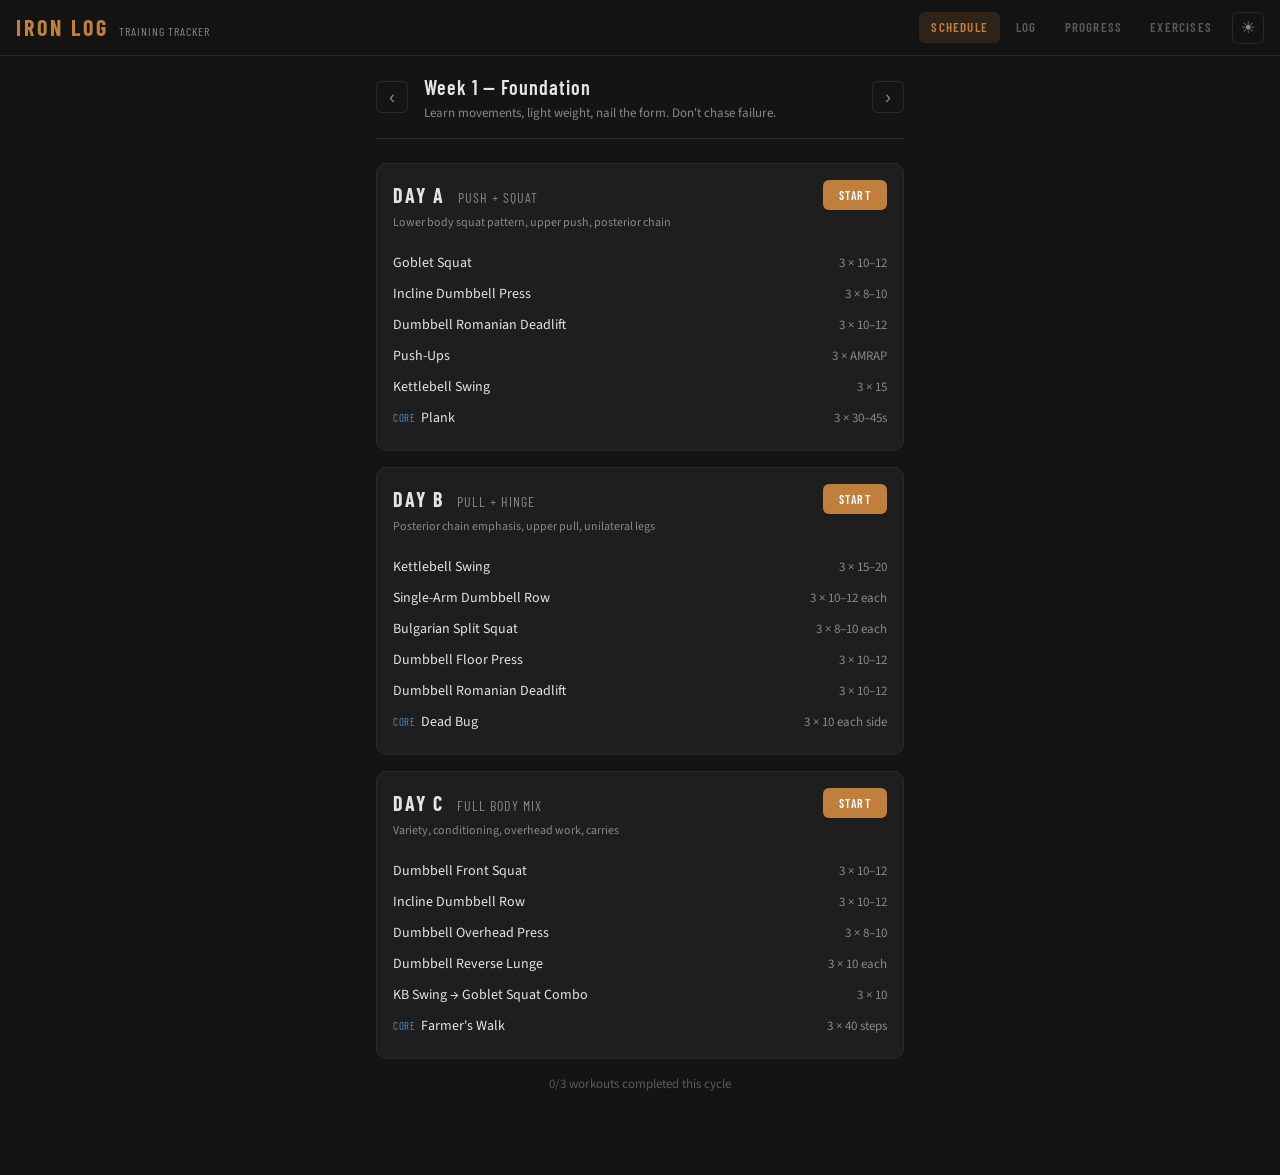
<file: index.html>
<!doctype html>
<html lang="en">
<head>
<meta charset="utf-8"/>
<meta name="viewport" content="width=device-width, initial-scale=1"/>
<title>Iron Log · Schedule</title>
<link rel="preconnect" href="https://fonts.googleapis.com"/>
<link rel="preconnect" href="https://fonts.gstatic.com" crossorigin/>
<link href="https://fonts.googleapis.com/css2?family=Barlow+Condensed:wght@400;500;600;700&family=Source+Sans+3:wght@300;400;500;600&display=swap" rel="stylesheet"/>
<link rel="stylesheet" href="./styles/theme.css"/>
</head>
<body>
  <div class="header">
    <div style="display:flex;align-items:baseline;">
      <div class="brand">Iron Log</div>
      <span class="brand-sub">TRAINING TRACKER</span>
    </div>
    <div style="display:flex;align-items:center;">
      <nav class="nav" id="nav"></nav>
      <button class="theme-toggle" id="theme-toggle" title="Toggle light/dark mode">☀</button>
    </div>
  </div>

  <div class="container">
    <div id="week-header"></div>
    <div id="schedule"></div>
    <div class="schedule-summary" id="summary"></div>
  </div>

  <div class="toast" id="toast" style="display:none;"></div>

  <script type="module">
    import { navHTML, weekHeaderHTML, dayCardHTML } from './js/components.js';
    import { PROGRAM } from './js/program.js';
    import { getCurrentWeek, advanceWeek, regressWeek, getCompletedDays } from './js/storage.js';

    // Nav
    document.getElementById('nav').innerHTML = navHTML('schedule');

    // Theme
    const toggle = document.getElementById('theme-toggle');
    const savedTheme = localStorage.getItem('ironlog-theme');
    if (savedTheme === 'light') document.body.classList.add('light-mode');
    updateToggleIcon();

    toggle.addEventListener('click', () => {
      document.body.classList.toggle('light-mode');
      const isLight = document.body.classList.contains('light-mode');
      localStorage.setItem('ironlog-theme', isLight ? 'light' : 'dark');
      updateToggleIcon();
    });

    function updateToggleIcon() {
      toggle.textContent = document.body.classList.contains('light-mode') ? '☾' : '☀';
    }

    // Toast helper
    function showToast(msg) {
      const t = document.getElementById('toast');
      t.textContent = msg;
      t.style.display = 'block';
      t.style.animation = 'none';
      t.offsetHeight; // reflow
      t.style.animation = '';
      setTimeout(() => { t.style.display = 'none'; }, 2500);
    }

    // Render
    function render() {
      const week = getCurrentWeek();
      const completed = getCompletedDays(week);

      document.getElementById('week-header').innerHTML = weekHeaderHTML(week);
      
      const cards = Object.keys(PROGRAM.days).map(key =>
        dayCardHTML(key, week, completed.has(key))
      ).join('');
      document.getElementById('schedule').innerHTML = cards;

      document.getElementById('summary').textContent =
        `${completed.size}/3 workouts completed this cycle`;

      // Wire up week arrows
      document.getElementById('week-prev').addEventListener('click', () => {
        const w = regressWeek();
        showToast(`Week ${w}: ${PROGRAM.weeks[w - 1].name}`);
        render();
      });
      document.getElementById('week-next').addEventListener('click', () => {
        const w = advanceWeek();
        showToast(`Week ${w}: ${PROGRAM.weeks[w - 1].name}`);
        render();
      });
    }

    render();
  </script>
</body>
</html>
</file>
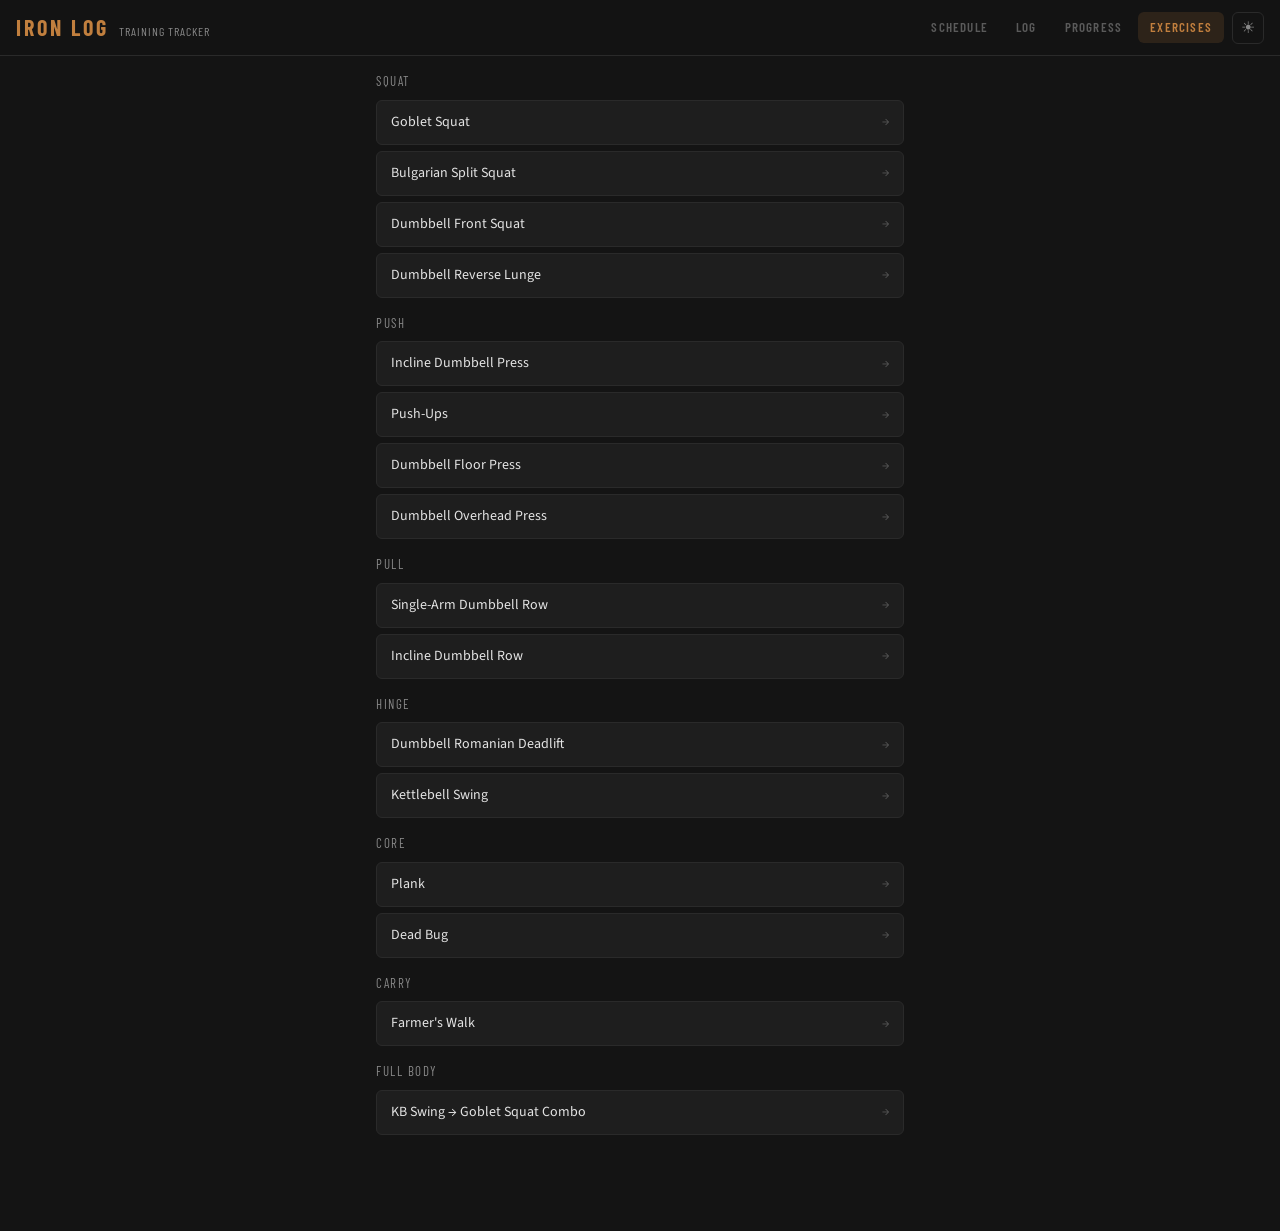
<file: exercises.html>
<!doctype html>
<html lang="en">
<head>
<meta charset="utf-8"/>
<meta name="viewport" content="width=device-width, initial-scale=1"/>
<title>Iron Log · Exercises</title>
<link rel="preconnect" href="https://fonts.googleapis.com"/>
<link rel="preconnect" href="https://fonts.gstatic.com" crossorigin/>
<link href="https://fonts.googleapis.com/css2?family=Barlow+Condensed:wght@400;500;600;700&family=Source+Sans+3:wght@300;400;500;600&display=swap" rel="stylesheet"/>
<link rel="stylesheet" href="../styles/theme.css"/>
</head>
<body>
  <div class="header">
    <div style="display:flex;align-items:baseline;">
      <div class="brand">Iron Log</div>
      <span class="brand-sub">TRAINING TRACKER</span>
    </div>
    <div style="display:flex;align-items:center;">
      <nav class="nav" id="nav"></nav>
      <button class="theme-toggle" id="theme-toggle" title="Toggle light/dark mode">☀</button>
    </div>
  </div>

  <div class="container" id="content"></div>

  <script type="module">
    import { navHTML, exerciseListHTML, exerciseCardHTML } from '../js/components.js';
    import { EXERCISES } from '../js/program.js';

    // Nav
    document.getElementById('nav').innerHTML = navHTML('exercises');

    // Theme
    const toggle = document.getElementById('theme-toggle');
    if (localStorage.getItem('ironlog-theme') === 'light') document.body.classList.add('light-mode');
    updateToggleIcon();
    toggle.addEventListener('click', () => {
      document.body.classList.toggle('light-mode');
      localStorage.setItem('ironlog-theme', document.body.classList.contains('light-mode') ? 'light' : 'dark');
      updateToggleIcon();
    });
    function updateToggleIcon() {
      toggle.textContent = document.body.classList.contains('light-mode') ? '☾' : '☀';
    }

    const content = document.getElementById('content');

    function render() {
      const params = new URLSearchParams(window.location.search);
      const exerciseId = params.get('exercise');

      if (exerciseId && EXERCISES[exerciseId]) {
        content.innerHTML = `
          <a href="./exercises.html" class="back-btn">← BACK</a>
          ${exerciseCardHTML(exerciseId)}
        `;
      } else {
        content.innerHTML = exerciseListHTML();
      }
    }

    // Handle browser back/forward
    window.addEventListener('popstate', render);
    render();
  </script>
</body>
</html>
</file>
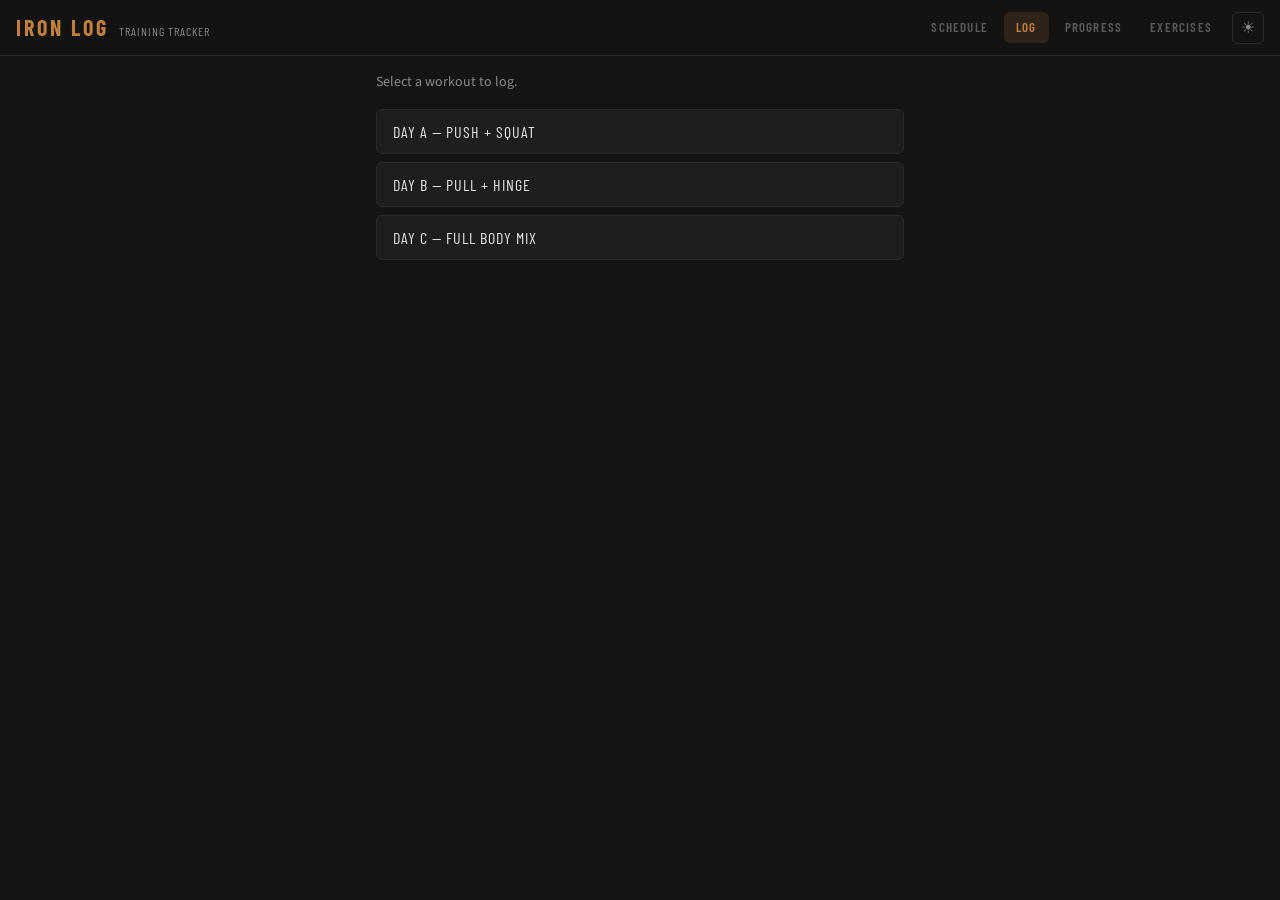
<file: log.html>
<!doctype html>
<html lang="en">
<head>
<meta charset="utf-8"/>
<meta name="viewport" content="width=device-width, initial-scale=1"/>
<title>Iron Log · Log Workout</title>
<link rel="preconnect" href="https://fonts.googleapis.com"/>
<link rel="preconnect" href="https://fonts.gstatic.com" crossorigin/>
<link href="https://fonts.googleapis.com/css2?family=Barlow+Condensed:wght@400;500;600;700&family=Source+Sans+3:wght@300;400;500;600&display=swap" rel="stylesheet"/>
<link rel="stylesheet" href="../styles/theme.css"/>
</head>
<body>
  <div class="header">
    <div style="display:flex;align-items:baseline;">
      <div class="brand">Iron Log</div>
      <span class="brand-sub">TRAINING TRACKER</span>
    </div>
    <div style="display:flex;align-items:center;">
      <nav class="nav" id="nav"></nav>
      <button class="theme-toggle" id="theme-toggle" title="Toggle light/dark mode">☀</button>
    </div>
  </div>

  <div class="container">
    <div id="content"></div>
  </div>

  <div class="toast" id="toast" style="display:none;"></div>

  <script type="module">
    import { navHTML, logExerciseHTML, todayFormatted } from '../js/components.js';
    import { PROGRAM, EXERCISES, effectiveSets } from '../js/program.js';
    import { getCurrentWeek, addLog, getLogs } from '../js/storage.js';

    // Nav
    document.getElementById('nav').innerHTML = navHTML('log');

    // Theme
    const toggle = document.getElementById('theme-toggle');
    if (localStorage.getItem('ironlog-theme') === 'light') document.body.classList.add('light-mode');
    updateToggleIcon();
    toggle.addEventListener('click', () => {
      document.body.classList.toggle('light-mode');
      localStorage.setItem('ironlog-theme', document.body.classList.contains('light-mode') ? 'light' : 'dark');
      updateToggleIcon();
    });
    function updateToggleIcon() {
      toggle.textContent = document.body.classList.contains('light-mode') ? '☾' : '☀';
    }

    // Toast
    function showToast(msg) {
      const t = document.getElementById('toast');
      t.textContent = msg;
      t.style.display = 'block';
      t.style.animation = 'none';
      t.offsetHeight;
      t.style.animation = '';
      setTimeout(() => { t.style.display = 'none'; }, 2500);
    }

    const content = document.getElementById('content');
    const params = new URLSearchParams(window.location.search);
    const preselected = params.get('day');

    if (preselected && PROGRAM.days[preselected]) {
      renderLogForm(preselected);
    } else {
      renderDaySelect();
    }

    // ── Day selection screen ──

    function renderDaySelect() {
      const buttons = Object.entries(PROGRAM.days).map(([key, day]) => `
        <button class="log-day-btn" data-day="${key}">
          DAY ${key} — ${day.name.toUpperCase()}
        </button>
      `).join('');

      const logs = getLogs();
      let recentHTML = '';
      if (logs.length > 0) {
        const rows = logs.slice(-5).reverse().map(l => `
          <div class="recent-row">
            <span>Day ${l.day} — ${PROGRAM.days[l.day]?.name || l.day}</span>
            <span>${l.date} · Wk ${l.week}</span>
          </div>
        `).join('');
        recentHTML = `
          <div style="margin-top:24px;">
            <div class="recent-header">RECENT LOGS</div>
            ${rows}
          </div>
        `;
      }

      content.innerHTML = `
        <p style="color:var(--text-muted);font-size:14px;margin-bottom:16px;">
          Select a workout to log.
        </p>
        <div class="log-day-select">${buttons}</div>
        ${recentHTML}
      `;

      content.querySelectorAll('.log-day-btn').forEach(btn => {
        btn.addEventListener('click', () => {
          const day = btn.dataset.day;
          history.replaceState(null, '', `?day=${day}`);
          renderLogForm(day);
        });
      });
    }

    // ── Active log form ──

    function renderLogForm(dayKey) {
      const day = PROGRAM.days[dayKey];
      const week = getCurrentWeek();

      const exerciseForms = day.exercises.map(ex => {
        const sets = effectiveSets(ex, week);
        let weightLabel = 'WEIGHT (lb)';
        if (ex.id === 'plank') weightLabel = 'SECONDS';
        else if (ex.id === 'farmers-walk') weightLabel = 'STEPS';
        return logExerciseHTML(ex, sets, weightLabel);
      }).join('');

      content.innerHTML = `
        <div class="log-header">
          <div class="log-title">DAY ${dayKey} — ${day.name.toUpperCase()}</div>
          <button class="cancel-btn" id="cancel-btn">CANCEL</button>
        </div>
        ${exerciseForms}
        <textarea class="log-notes" id="log-notes" placeholder="Notes (optional) — how did it feel?"></textarea>
        <button class="save-btn" id="save-btn">SAVE WORKOUT</button>
      `;

      // Cancel
      document.getElementById('cancel-btn').addEventListener('click', () => {
        history.replaceState(null, '', window.location.pathname);
        renderDaySelect();
      });

      // Save
      document.getElementById('save-btn').addEventListener('click', () => {
        const btn = document.getElementById('save-btn');
        btn.disabled = true;
        btn.textContent = 'SAVING...';

        // Gather data from inputs
        const exercises = {};
        day.exercises.forEach(ex => {
          const sets = effectiveSets(ex, week);
          exercises[ex.id] = [];
          for (let i = 0; i < sets; i++) {
            const repsInput = content.querySelector(
              `input[data-exercise="${ex.id}"][data-set="${i}"][data-field="reps"]`
            );
            const weightInput = content.querySelector(
              `input[data-exercise="${ex.id}"][data-set="${i}"][data-field="weight"]`
            );
            exercises[ex.id].push({
              reps: repsInput ? repsInput.value : '',
              weight: weightInput ? weightInput.value : ''
            });
          }
        });

        const entry = {
          date: todayFormatted(),
          timestamp: Date.now(),
          day: dayKey,
          week: week,
          exercises: exercises,
          notes: document.getElementById('log-notes').value
        };

        const ok = addLog(entry);
        if (ok) {
          showToast('Workout saved!');
          setTimeout(() => {
            window.location.href = '../index.html';
          }, 800);
        } else {
          btn.disabled = false;
          btn.textContent = 'SAVE WORKOUT';
          showToast('Save failed — try again');
        }
      });
    }
  </script>
</body>
</html>
</file>
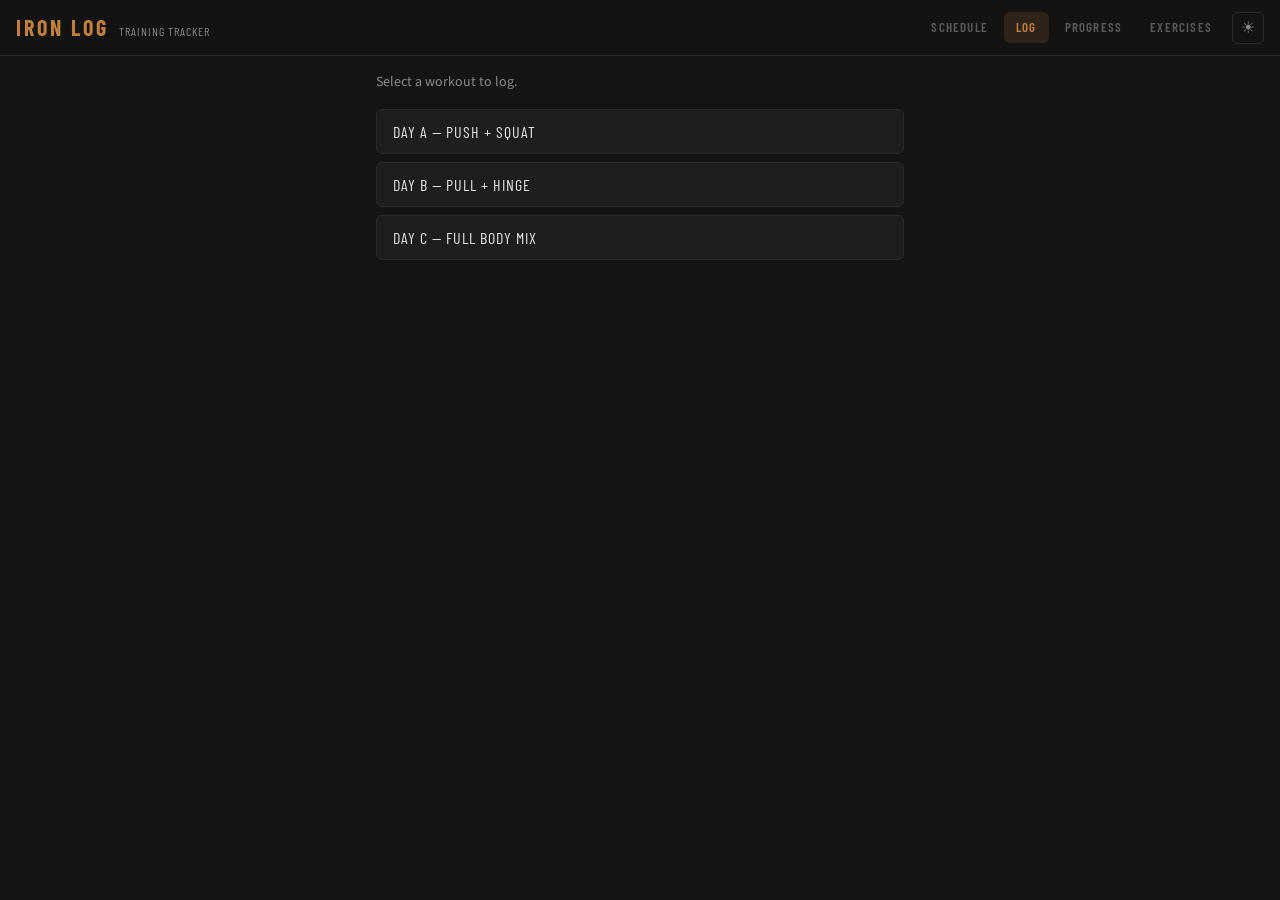
<file: pages/log.html>
<!doctype html>
<html lang="en">
<head>
<meta charset="utf-8"/>
<meta name="viewport" content="width=device-width, initial-scale=1"/>
<title>Iron Log · Log Workout</title>
<link rel="preconnect" href="https://fonts.googleapis.com"/>
<link rel="preconnect" href="https://fonts.gstatic.com" crossorigin/>
<link href="https://fonts.googleapis.com/css2?family=Barlow+Condensed:wght@400;500;600;700&family=Source+Sans+3:wght@300;400;500;600&display=swap" rel="stylesheet"/>
<link rel="stylesheet" href="../styles/theme.css"/>
</head>
<body>
  <div class="header">
    <div style="display:flex;align-items:baseline;">
      <div class="brand">Iron Log</div>
      <span class="brand-sub">TRAINING TRACKER</span>
    </div>
    <div style="display:flex;align-items:center;">
      <nav class="nav" id="nav"></nav>
      <button class="theme-toggle" id="theme-toggle" title="Toggle light/dark mode">☀</button>
    </div>
  </div>

  <div class="container">
    <div id="content"></div>
  </div>

  <div class="toast" id="toast" style="display:none;"></div>

  <script type="module">
    import { navHTML, logExerciseHTML, todayFormatted } from '../js/components.js';
    import { PROGRAM, EXERCISES, effectiveSets } from '../js/program.js';
    import { getCurrentWeek, addLog, getLogs } from '../js/storage.js';

    // Nav
    document.getElementById('nav').innerHTML = navHTML('log');

    // Theme
    const toggle = document.getElementById('theme-toggle');
    if (localStorage.getItem('ironlog-theme') === 'light') document.body.classList.add('light-mode');
    updateToggleIcon();
    toggle.addEventListener('click', () => {
      document.body.classList.toggle('light-mode');
      localStorage.setItem('ironlog-theme', document.body.classList.contains('light-mode') ? 'light' : 'dark');
      updateToggleIcon();
    });
    function updateToggleIcon() {
      toggle.textContent = document.body.classList.contains('light-mode') ? '☾' : '☀';
    }

    // Toast
    function showToast(msg) {
      const t = document.getElementById('toast');
      t.textContent = msg;
      t.style.display = 'block';
      t.style.animation = 'none';
      t.offsetHeight;
      t.style.animation = '';
      setTimeout(() => { t.style.display = 'none'; }, 2500);
    }

    const content = document.getElementById('content');
    const params = new URLSearchParams(window.location.search);
    const preselected = params.get('day');

    if (preselected && PROGRAM.days[preselected]) {
      renderLogForm(preselected);
    } else {
      renderDaySelect();
    }

    // ── Day selection screen ──

    function renderDaySelect() {
      const buttons = Object.entries(PROGRAM.days).map(([key, day]) => `
        <button class="log-day-btn" data-day="${key}">
          DAY ${key} — ${day.name.toUpperCase()}
        </button>
      `).join('');

      const logs = getLogs();
      let recentHTML = '';
      if (logs.length > 0) {
        const rows = logs.slice(-5).reverse().map(l => `
          <div class="recent-row">
            <span>Day ${l.day} — ${PROGRAM.days[l.day]?.name || l.day}</span>
            <span>${l.date} · Wk ${l.week}</span>
          </div>
        `).join('');
        recentHTML = `
          <div style="margin-top:24px;">
            <div class="recent-header">RECENT LOGS</div>
            ${rows}
          </div>
        `;
      }

      content.innerHTML = `
        <p style="color:var(--text-muted);font-size:14px;margin-bottom:16px;">
          Select a workout to log.
        </p>
        <div class="log-day-select">${buttons}</div>
        ${recentHTML}
      `;

      content.querySelectorAll('.log-day-btn').forEach(btn => {
        btn.addEventListener('click', () => {
          const day = btn.dataset.day;
          history.replaceState(null, '', `?day=${day}`);
          renderLogForm(day);
        });
      });
    }

    // ── Active log form ──

    function renderLogForm(dayKey) {
      const day = PROGRAM.days[dayKey];
      const week = getCurrentWeek();

      const exerciseForms = day.exercises.map(ex => {
        const sets = effectiveSets(ex, week);
        let weightLabel = 'WEIGHT (lb)';
        if (ex.id === 'plank') weightLabel = 'SECONDS';
        else if (ex.id === 'farmers-walk') weightLabel = 'STEPS';
        return logExerciseHTML(ex, sets, weightLabel);
      }).join('');

      content.innerHTML = `
        <div class="log-header">
          <div class="log-title">DAY ${dayKey} — ${day.name.toUpperCase()}</div>
          <button class="cancel-btn" id="cancel-btn">CANCEL</button>
        </div>
        ${exerciseForms}
        <textarea class="log-notes" id="log-notes" placeholder="Notes (optional) — how did it feel?"></textarea>
        <button class="save-btn" id="save-btn">SAVE WORKOUT</button>
      `;

      // Cancel
      document.getElementById('cancel-btn').addEventListener('click', () => {
        history.replaceState(null, '', window.location.pathname);
        renderDaySelect();
      });

      // Cue toggles
      content.querySelectorAll('.log-cue-toggle').forEach(btn => {
        btn.addEventListener('click', () => {
          const exId = btn.dataset.toggle;
          const panel = document.getElementById(`cues-${exId}`);
          const icon = btn.querySelector('.log-cue-toggle-icon');
          const expanded = panel.dataset.expanded === 'true';
          panel.dataset.expanded = expanded ? 'false' : 'true';
          icon.classList.toggle('expanded', !expanded);
        });
      });

      // Save
      document.getElementById('save-btn').addEventListener('click', () => {
        const btn = document.getElementById('save-btn');
        btn.disabled = true;
        btn.textContent = 'SAVING...';

        // Gather data from inputs
        const exercises = {};
        day.exercises.forEach(ex => {
          const sets = effectiveSets(ex, week);
          exercises[ex.id] = [];
          for (let i = 0; i < sets; i++) {
            const repsInput = content.querySelector(
              `input[data-exercise="${ex.id}"][data-set="${i}"][data-field="reps"]`
            );
            const weightInput = content.querySelector(
              `input[data-exercise="${ex.id}"][data-set="${i}"][data-field="weight"]`
            );
            exercises[ex.id].push({
              reps: repsInput ? repsInput.value : '',
              weight: weightInput ? weightInput.value : ''
            });
          }
        });

        const entry = {
          date: todayFormatted(),
          timestamp: Date.now(),
          day: dayKey,
          week: week,
          exercises: exercises,
          notes: document.getElementById('log-notes').value
        };

        const ok = addLog(entry);
        if (ok) {
          showToast('Workout saved!');
          setTimeout(() => {
            window.location.href = '../index.html';
          }, 800);
        } else {
          btn.disabled = false;
          btn.textContent = 'SAVE WORKOUT';
          showToast('Save failed — try again');
        }
      });
    }
  </script>
</body>
</html>
</file>
<file: styles/theme.css>
/* ─────────────── IRON LOG — THEME ─────────────── */

/* Google Fonts loaded in HTML <head> */

:root {
  /* Color palette — dark default */
  --bg: #141414;
  --surface: #1e1e1e;
  --surface-hover: #272727;
  --border: #2a2a2a;
  --border-light: #333;
  --text: #e4e4e4;
  --text-muted: #888;
  --text-dim: #5a5a5a;
  --accent: #c17f3e;
  --accent-dim: rgba(193, 127, 62, 0.15);
  --accent-dark: #8a5a2b;
  --green: #5a9a5a;
  --green-dim: rgba(90, 154, 90, 0.12);
  --blue: #4a90c2;
  --red: #c0392b;

  /* Spacing */
  --space-xs: 4px;
  --space-sm: 8px;
  --space-md: 16px;
  --space-lg: 24px;
  --space-xl: 32px;

  /* Radius */
  --radius: 10px;
  --radius-sm: 6px;

  /* Fonts */
  --font-body: 'Source Sans 3', 'Source Sans Pro', -apple-system, sans-serif;
  --font-heading: 'Barlow Condensed', 'Arial Narrow', sans-serif;
}

/* ── Light mode overrides ── */

body.light-mode {
  --bg: #f4f1ec;
  --surface: #ffffff;
  --surface-hover: #f8f6f2;
  --border: #ddd5c8;
  --border-light: #e8e2d8;
  --text: #2a2a2a;
  --text-muted: #6b6b6b;
  --text-dim: #aaa;
  --accent: #a86a2e;
  --accent-dim: rgba(168, 106, 46, 0.1);
  --green: #3d7a3d;
  --green-dim: rgba(61, 122, 61, 0.08);
}

/* ── Reset & Base ── */

*, *::before, *::after {
  box-sizing: border-box;
  margin: 0;
  padding: 0;
}

html {
  font-size: 16px;
  -webkit-text-size-adjust: 100%;
}

body {
  font-family: var(--font-body);
  background: var(--bg);
  color: var(--text);
  line-height: 1.5;
  min-height: 100vh;
  -webkit-font-smoothing: antialiased;
}

a {
  color: var(--accent);
  text-decoration: none;
}

a:hover {
  text-decoration: underline;
}

/* ── Header / Nav ── */

.header {
  position: sticky;
  top: 0;
  z-index: 100;
  background: rgba(20, 20, 20, 0.92);
  backdrop-filter: blur(12px);
  -webkit-backdrop-filter: blur(12px);
  border-bottom: 1px solid var(--border);
  padding: 0 var(--space-md);
  display: flex;
  align-items: center;
  justify-content: space-between;
  height: 56px;
}

body.light-mode .header {
  background: rgba(244, 241, 236, 0.92);
}

.brand {
  font-family: var(--font-heading);
  font-size: 22px;
  font-weight: 700;
  letter-spacing: 3px;
  text-transform: uppercase;
  color: var(--accent);
  white-space: nowrap;
}

.brand-sub {
  font-family: var(--font-heading);
  font-size: 12px;
  color: var(--text-muted);
  letter-spacing: 1px;
  margin-left: 10px;
}

.nav {
  display: flex;
  gap: var(--space-xs);
}

.nav a {
  font-family: var(--font-heading);
  font-size: 13px;
  font-weight: 600;
  letter-spacing: 1.2px;
  text-transform: uppercase;
  color: var(--text-dim);
  padding: 6px 12px;
  border-radius: var(--radius-sm);
  text-decoration: none;
  transition: color 0.15s, background 0.15s;
}

.nav a:hover {
  color: var(--text);
  background: var(--surface);
  text-decoration: none;
}

.nav a.active {
  color: var(--accent);
  background: var(--accent-dim);
}

/* ── Container ── */

.container {
  max-width: 560px;
  margin: 0 auto;
  padding: var(--space-md);
  padding-bottom: 80px;
}

/* ── Week Header ── */

.week-header {
  display: flex;
  align-items: center;
  gap: var(--space-md);
  margin-bottom: var(--space-lg);
  padding-bottom: var(--space-md);
  border-bottom: 1px solid var(--border);
}

.week-info {
  flex: 1;
}

.week-title {
  font-family: var(--font-heading);
  font-size: 20px;
  font-weight: 600;
  letter-spacing: 1px;
}

.week-note {
  font-size: 13px;
  color: var(--text-muted);
  margin-top: 2px;
  line-height: 1.4;
}

.tempo-tag {
  color: var(--accent);
  margin-left: 4px;
}

.week-arrow {
  width: 32px;
  height: 32px;
  display: flex;
  align-items: center;
  justify-content: center;
  background: transparent;
  border: 1px solid var(--border);
  border-radius: var(--radius-sm);
  color: var(--text-muted);
  font-size: 18px;
  cursor: pointer;
  transition: border-color 0.15s, color 0.15s;
  flex-shrink: 0;
}

.week-arrow:hover {
  border-color: var(--accent);
  color: var(--accent);
}

/* ── Day Cards (Schedule) ── */

.day-card {
  background: var(--surface);
  border: 1px solid var(--border);
  border-radius: var(--radius);
  padding: var(--space-md);
  margin-bottom: var(--space-md);
  transition: border-color 0.15s;
}

.day-card.day-done {
  background: var(--green-dim);
  border-color: var(--green);
  opacity: 0.75;
}

.day-card-header {
  display: flex;
  justify-content: space-between;
  align-items: center;
  margin-bottom: var(--space-xs);
}

.day-key {
  font-family: var(--font-heading);
  font-size: 20px;
  font-weight: 700;
  letter-spacing: 2px;
}

.day-name {
  font-family: var(--font-heading);
  font-size: 14px;
  color: var(--text-muted);
  margin-left: 10px;
  letter-spacing: 1px;
}

.day-focus {
  font-size: 12px;
  color: var(--text-muted);
  margin-bottom: var(--space-md);
}

.start-btn {
  font-family: var(--font-heading);
  font-size: 12px;
  font-weight: 600;
  letter-spacing: 1.5px;
  background: var(--accent);
  color: #fff;
  padding: 6px 16px;
  border-radius: var(--radius-sm);
  text-decoration: none;
  transition: opacity 0.15s;
}

.start-btn:hover {
  opacity: 0.85;
  text-decoration: none;
}

.done-tag {
  font-family: var(--font-heading);
  font-size: 12px;
  color: var(--green);
  letter-spacing: 1px;
}

.ex-row {
  display: flex;
  justify-content: space-between;
  align-items: center;
  padding: 5px 0;
}

.ex-name {
  font-size: 14px;
}

.core-tag {
  font-family: var(--font-heading);
  font-size: 11px;
  color: var(--blue);
  margin-right: 6px;
  letter-spacing: 0.5px;
}

.ex-prescription {
  font-size: 13px;
  color: var(--text-muted);
  font-variant-numeric: tabular-nums;
}

.schedule-summary {
  text-align: center;
  font-size: 13px;
  color: var(--text-dim);
  margin-top: var(--space-sm);
}

/* ── Log Page ── */

.log-day-select {
  display: flex;
  flex-direction: column;
  gap: var(--space-sm);
  margin-bottom: var(--space-lg);
}

.log-day-btn {
  display: block;
  width: 100%;
  text-align: left;
  background: var(--surface);
  border: 1px solid var(--border);
  border-radius: var(--radius-sm);
  padding: 12px 16px;
  color: var(--text);
  font-family: var(--font-heading);
  font-size: 16px;
  letter-spacing: 1px;
  cursor: pointer;
  transition: border-color 0.15s;
}

.log-day-btn:hover {
  border-color: var(--accent);
}

.log-header {
  display: flex;
  justify-content: space-between;
  align-items: center;
  margin-bottom: var(--space-md);
}

.log-title {
  font-family: var(--font-heading);
  font-size: 22px;
  font-weight: 700;
  letter-spacing: 2px;
}

.cancel-btn {
  font-family: var(--font-heading);
  font-size: 12px;
  font-weight: 600;
  letter-spacing: 1px;
  background: transparent;
  border: 1px solid var(--border);
  color: var(--text-muted);
  padding: 6px 14px;
  border-radius: var(--radius-sm);
  cursor: pointer;
  transition: border-color 0.15s;
}

.cancel-btn:hover {
  border-color: var(--text-muted);
}

.log-exercise {
  background: var(--surface);
  border: 1px solid var(--border);
  border-radius: var(--radius-sm);
  padding: 14px;
  margin-bottom: 10px;
}

.log-ex-header {
  display: flex;
  justify-content: space-between;
  align-items: center;
  margin-bottom: var(--space-sm);
}

.log-ex-name {
  font-family: var(--font-heading);
  font-size: 15px;
  font-weight: 600;
  letter-spacing: 0.5px;
}

.log-ex-target {
  font-size: 12px;
  color: var(--text-muted);
}

.log-ex-note {
  font-size: 12px;
  color: var(--accent);
  margin-bottom: var(--space-sm);
  font-style: italic;
}

.log-cue-toggle {
  display: flex;
  align-items: center;
  gap: 6px;
  width: 100%;
  background: transparent;
  border: 1px solid var(--border);
  border-radius: var(--radius-sm);
  padding: 7px 10px;
  margin-bottom: var(--space-sm);
  cursor: pointer;
  font-family: var(--font-heading);
  font-size: 12px;
  font-weight: 600;
  letter-spacing: 0.8px;
  color: var(--text-muted);
  transition: border-color 0.15s, color 0.15s;
}

.log-cue-toggle:hover {
  border-color: var(--accent);
  color: var(--accent);
}

.log-cue-toggle-icon {
  font-size: 10px;
  transition: transform 0.2s;
  display: inline-block;
}

.log-cue-toggle-icon.expanded {
  transform: rotate(90deg);
}

.log-cue-toggle-meta {
  margin-left: auto;
  font-weight: 400;
  font-size: 11px;
  color: var(--text-dim);
  letter-spacing: 0;
  font-family: var(--font-body);
}

.log-cue-panel {
  max-height: 0;
  overflow: hidden;
  transition: max-height 0.3s ease, padding 0.3s ease, margin 0.3s ease;
  background: var(--bg);
  border-radius: var(--radius-sm);
  padding: 0 12px;
  margin-bottom: 0;
}

.log-cue-panel[data-expanded="true"] {
  max-height: 500px;
  padding: 12px;
  margin-bottom: var(--space-sm);
  border: 1px solid var(--border);
}

.log-cue-tags {
  display: flex;
  gap: 6px;
  margin-bottom: 10px;
  flex-wrap: wrap;
}

.log-cue-item {
  display: flex;
  gap: 8px;
  margin-bottom: 8px;
  font-size: 13px;
  line-height: 1.4;
  color: var(--text);
}

.log-cue-item:last-child {
  margin-bottom: 0;
}

.log-cue-num {
  font-family: var(--font-heading);
  font-size: 15px;
  font-weight: 700;
  color: var(--accent);
  min-width: 18px;
  text-align: center;
  flex-shrink: 0;
}

.log-set-labels {
  display: flex;
  gap: var(--space-sm);
  margin-bottom: 4px;
}

.log-label-set {
  width: 36px;
  font-size: 11px;
  color: var(--text-dim);
}

.log-label-field {
  flex: 1;
  font-size: 11px;
  color: var(--text-dim);
}

.log-set-row {
  display: flex;
  gap: var(--space-sm);
  margin-bottom: 4px;
}

.log-set-num {
  width: 36px;
  font-size: 14px;
  color: var(--text-muted);
  display: flex;
  align-items: center;
}

.log-input {
  flex: 1;
  padding: 8px 10px;
  background: var(--bg);
  border: 1px solid var(--border-light);
  border-radius: var(--radius-sm);
  color: var(--text);
  font-size: 15px;
  font-family: var(--font-body);
  font-variant-numeric: tabular-nums;
  text-align: center;
  transition: border-color 0.15s;
  -moz-appearance: textfield;
}

.log-input::-webkit-inner-spin-button,
.log-input::-webkit-outer-spin-button {
  -webkit-appearance: none;
  margin: 0;
}

.log-input:focus {
  outline: none;
  border-color: var(--accent);
}

.log-notes {
  width: 100%;
  min-height: 60px;
  background: var(--surface);
  border: 1px solid var(--border);
  border-radius: var(--radius-sm);
  color: var(--text);
  padding: 12px;
  font-size: 14px;
  font-family: var(--font-body);
  resize: vertical;
  margin-top: var(--space-xs);
}

.log-notes:focus {
  outline: none;
  border-color: var(--accent);
}

.save-btn {
  width: 100%;
  padding: 14px 0;
  margin-top: var(--space-md);
  background: var(--accent);
  color: #fff;
  border: none;
  border-radius: var(--radius-sm);
  font-family: var(--font-heading);
  font-size: 16px;
  font-weight: 700;
  letter-spacing: 2px;
  cursor: pointer;
  transition: opacity 0.15s;
}

.save-btn:hover {
  opacity: 0.85;
}

.save-btn:disabled {
  opacity: 0.5;
  cursor: not-allowed;
}

/* ── Recent Logs ── */

.recent-header {
  font-family: var(--font-heading);
  font-size: 14px;
  color: var(--text-muted);
  letter-spacing: 1px;
  margin-bottom: 10px;
}

.recent-row {
  display: flex;
  justify-content: space-between;
  padding: 8px 0;
  border-bottom: 1px solid var(--border);
  font-size: 13px;
  color: var(--text-muted);
}

/* ── Progress Page ── */

.progress-select {
  width: 100%;
  padding: 10px 12px;
  background: var(--surface);
  border: 1px solid var(--border);
  border-radius: var(--radius-sm);
  color: var(--text);
  font-size: 14px;
  font-family: var(--font-body);
  margin-bottom: var(--space-md);
  appearance: auto;
}

.chart-label {
  font-family: var(--font-heading);
  font-size: 13px;
  color: var(--text-muted);
  letter-spacing: 1px;
  margin-bottom: var(--space-sm);
}

.chart-container {
  background: var(--surface);
  border: 1px solid var(--border);
  border-radius: var(--radius-sm);
  padding: var(--space-md);
  margin-bottom: var(--space-lg);
}

.chart-canvas {
  width: 100% !important;
  height: 200px !important;
}

.stats-grid {
  display: grid;
  grid-template-columns: repeat(3, 1fr);
  gap: 10px;
}

.stat-card {
  background: var(--surface);
  border: 1px solid var(--border);
  border-radius: var(--radius-sm);
  padding: 12px;
  text-align: center;
}

.stat-value {
  font-family: var(--font-heading);
  font-size: 22px;
  font-weight: 700;
  color: var(--accent);
}

.stat-label {
  font-size: 11px;
  color: var(--text-dim);
  letter-spacing: 0.5px;
  margin-top: 2px;
}

.empty-state {
  text-align: center;
  padding: 40px 20px;
  color: var(--text-dim);
}

.empty-state-icon {
  font-family: var(--font-heading);
  font-size: 48px;
  margin-bottom: 8px;
}

/* ── Exercise Reference ── */

.pattern-group {
  margin-bottom: var(--space-md);
}

.pattern-label {
  font-family: var(--font-heading);
  font-size: 13px;
  color: var(--text-muted);
  letter-spacing: 1.5px;
  margin-bottom: var(--space-sm);
}

.ex-link {
  display: flex;
  justify-content: space-between;
  align-items: center;
  width: 100%;
  background: var(--surface);
  border: 1px solid var(--border);
  border-radius: var(--radius-sm);
  padding: 11px 14px;
  margin-bottom: 6px;
  color: var(--text);
  font-size: 14px;
  text-decoration: none;
  transition: border-color 0.15s;
}

.ex-link:hover {
  border-color: var(--accent);
  text-decoration: none;
}

.ex-link-arrow {
  color: var(--text-dim);
  font-size: 12px;
}

.back-btn {
  font-family: var(--font-heading);
  font-size: 12px;
  font-weight: 600;
  letter-spacing: 1px;
  background: transparent;
  border: 1px solid var(--border);
  color: var(--text-muted);
  padding: 6px 14px;
  border-radius: var(--radius-sm);
  cursor: pointer;
  margin-bottom: var(--space-md);
  transition: border-color 0.15s;
  text-decoration: none;
  display: inline-block;
}

.back-btn:hover {
  border-color: var(--accent);
  color: var(--accent);
  text-decoration: none;
}

.exercise-detail {
  background: var(--surface);
  border: 1px solid var(--border);
  border-radius: var(--radius);
  padding: 20px;
}

.exercise-title {
  font-family: var(--font-heading);
  font-size: 24px;
  font-weight: 700;
  letter-spacing: 1px;
  margin-bottom: var(--space-xs);
}

.exercise-tags {
  display: flex;
  gap: var(--space-sm);
  margin-bottom: var(--space-md);
  flex-wrap: wrap;
}

.tag {
  font-family: var(--font-heading);
  font-size: 11px;
  letter-spacing: 0.5px;
  padding: 3px 8px;
  border-radius: 4px;
  background: var(--accent-dim);
  color: var(--accent);
}

.exercise-muscles {
  font-size: 13px;
  color: var(--text-muted);
  margin-bottom: var(--space-md);
}

.cue-header {
  font-family: var(--font-heading);
  font-size: 14px;
  letter-spacing: 1px;
  color: var(--accent);
  margin-bottom: 10px;
}

.cue-item {
  display: flex;
  gap: 10px;
  margin-bottom: 10px;
  padding-bottom: 10px;
  border-bottom: 1px solid var(--border);
}

.cue-item:last-child {
  border-bottom: none;
  margin-bottom: 0;
  padding-bottom: 0;
}

.cue-num {
  font-family: var(--font-heading);
  font-size: 18px;
  font-weight: 700;
  color: var(--accent);
  min-width: 24px;
  text-align: center;
}

.cue-text {
  font-size: 14px;
  line-height: 1.5;
}

/* ── Toast ── */

.toast {
  position: fixed;
  top: 20px;
  left: 50%;
  transform: translateX(-50%) translateY(-8px);
  background: var(--accent);
  color: #fff;
  padding: 10px 24px;
  border-radius: var(--radius-sm);
  font-family: var(--font-heading);
  font-size: 14px;
  letter-spacing: 1px;
  z-index: 999;
  opacity: 0;
  animation: toastIn 0.25s ease forwards;
  pointer-events: none;
}

@keyframes toastIn {
  to {
    opacity: 1;
    transform: translateX(-50%) translateY(0);
  }
}

/* ── Theme Toggle ── */

.theme-toggle {
  background: transparent;
  border: 1px solid var(--border);
  color: var(--text-muted);
  width: 32px;
  height: 32px;
  border-radius: var(--radius-sm);
  cursor: pointer;
  display: flex;
  align-items: center;
  justify-content: center;
  font-size: 16px;
  margin-left: var(--space-sm);
  transition: border-color 0.15s;
  flex-shrink: 0;
}

.theme-toggle:hover {
  border-color: var(--accent);
}

/* ── Responsive ── */

@media (max-width: 600px) {
  .header {
    padding: 0 var(--space-sm);
    height: 50px;
  }

  .brand {
    font-size: 18px;
    letter-spacing: 2px;
  }

  .brand-sub {
    display: none;
  }

  .nav a {
    font-size: 11px;
    padding: 5px 8px;
    letter-spacing: 0.8px;
  }

  .container {
    padding: var(--space-sm);
    padding-bottom: 80px;
  }

  .stats-grid {
    grid-template-columns: repeat(3, 1fr);
    gap: 6px;
  }

  .stat-value {
    font-size: 18px;
  }
}
</file>
